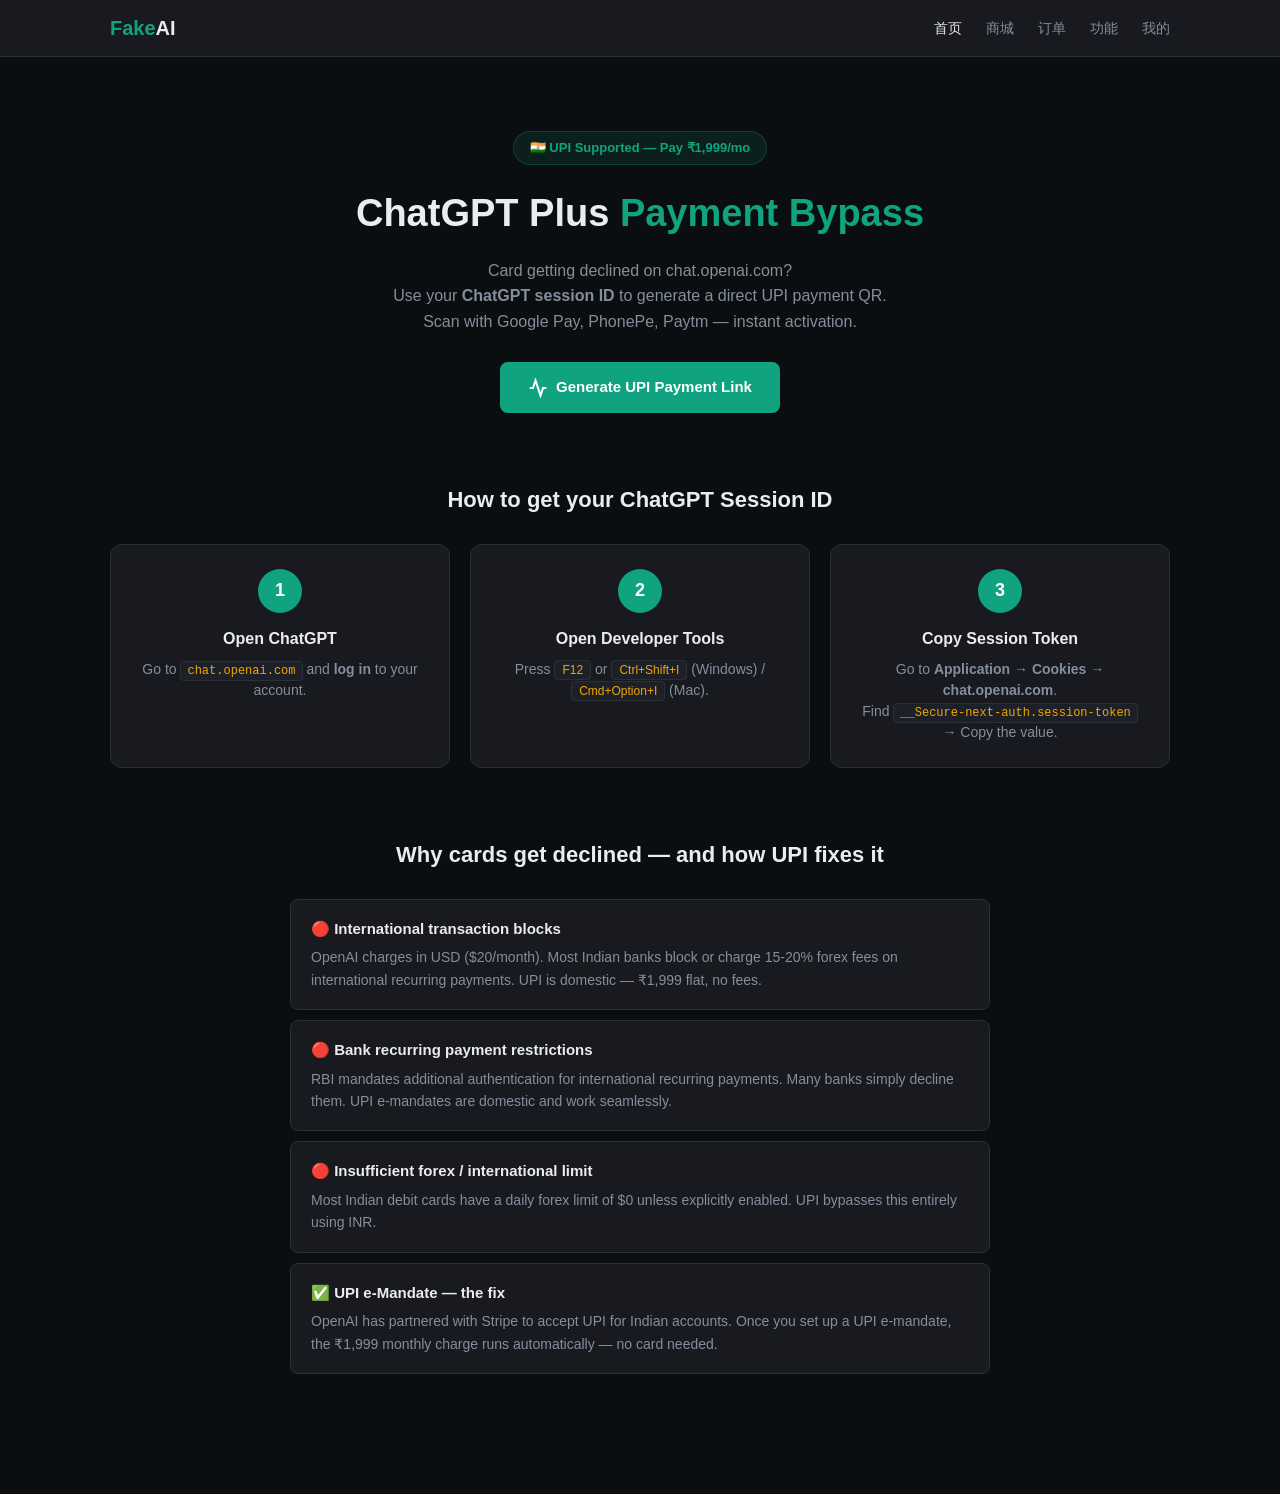
<file: index.html>
<!DOCTYPE html>
<html lang="en">
<head>
    <meta charset="UTF-8">
    <meta name="viewport" content="width=device-width, initial-scale=1.0">
    <title>ChatGPT Plus — UPI Payment Bypass (India)</title>
    <link rel="stylesheet" href="style.css">
</head>
<body>
    <nav>
        <div class="nav-container">
            <a href="/" class="logo"><span>Fake</span>AI</a>
            <div class="nav-links">
                <a href="/" class="active">首页</a>
                <a href="generate.html">商城</a>
                <a href="javascript:void(0)">订单</a>
                <a href="javascript:void(0)">功能</a>
                <a href="javascript:void(0)">我的</a>
            </div>
        </div>
    </nav>

    <main class="container">
        <!-- Hero -->
        <section class="hero">
            <div class="hero-badge">🇮🇳 UPI Supported — Pay ₹1,999/mo</div>
            <h1>ChatGPT Plus <span class="highlight">Payment Bypass</span></h1>
            <p class="hero-sub">
                Card getting declined on chat.openai.com?<br>
                Use your <strong>ChatGPT session ID</strong> to generate a direct UPI payment QR.<br>
                Scan with Google Pay, PhonePe, Paytm — instant activation.
            </p>
            <a href="generate.html" class="btn btn-primary btn-lg pulse-anim">
                <svg viewBox="0 0 24 24" width="20" height="20" fill="none" stroke="currentColor" stroke-width="2.5">
                    <polyline points="22 12 18 12 15 21 9 3 6 12 2 12"/>
                </svg>
                Generate UPI Payment Link
            </a>
        </section>

        <!-- How to get Session ID -->
        <section class="steps-section">
            <h2>How to get your ChatGPT Session ID</h2>
            <div class="steps-grid">
                <div class="step-card">
                    <div class="step-number">1</div>
                    <h3>Open ChatGPT</h3>
                    <p>Go to <code>chat.openai.com</code> and <strong>log in</strong> to your account.</p>
                </div>
                <div class="step-card">
                    <div class="step-number">2</div>
                    <h3>Open Developer Tools</h3>
                    <p>Press <kbd>F12</kbd> or <kbd>Ctrl+Shift+I</kbd> (Windows) / <kbd>Cmd+Option+I</kbd> (Mac).</p>
                </div>
                <div class="step-card">
                    <div class="step-number">3</div>
                    <h3>Copy Session Token</h3>
                    <p>Go to <strong>Application → Cookies → chat.openai.com</strong>.<br>Find <code>__Secure-next-auth.session-token</code> → Copy the value.</p>
                </div>
            </div>
        </section>

        <!-- Why this works -->
        <section class="faq-section">
            <h2>Why cards get declined — and how UPI fixes it</h2>
            <div class="faq-list">
                <div class="faq-item">
                    <h3>🔴 International transaction blocks</h3>
                    <p>OpenAI charges in USD ($20/month). Most Indian banks block or charge 15-20% forex fees on international recurring payments. UPI is domestic — ₹1,999 flat, no fees.</p>
                </div>
                <div class="faq-item">
                    <h3>🔴 Bank recurring payment restrictions</h3>
                    <p>RBI mandates additional authentication for international recurring payments. Many banks simply decline them. UPI e-mandates are domestic and work seamlessly.</p>
                </div>
                <div class="faq-item">
                    <h3>🔴 Insufficient forex / international limit</h3>
                    <p>Most Indian debit cards have a daily forex limit of $0 unless explicitly enabled. UPI bypasses this entirely using INR.</p>
                </div>
                <div class="faq-item">
                    <h3>✅ UPI e-Mandate — the fix</h3>
                    <p>OpenAI has partnered with Stripe to accept UPI for Indian accounts. Once you set up a UPI e-mandate, the ₹1,999 monthly charge runs automatically — no card needed.</p>
                </div>
            </div>
        </section>
    </main>

    <footer class="bottom-nav">
        <a href="/">首页</a>
        <a href="generate.html">商城</a>
        <a href="javascript:void(0)">订单</a>
        <a href="javascript:void(0)">功能</a>
        <a href="javascript:void(0)">我的</a>
    </footer>
</body>
</html>
</file>
<file: style.css>
/* === Reset & Base === */
*, *::before, *::after {
    box-sizing: border-box;
    margin: 0;
    padding: 0;
}

:root {
    --bg: #0b0e11;
    --surface: #181a20;
    --surface-2: #1e2028;
    --border: #2b2f36;
    --text: #eaecef;
    --text-muted: #848e9c;
    --primary: #10a37f;
    --primary-hover: #0d8c6d;
    --orange: #f0a500;
    --danger: #f6465d;
    --success: #10a37f;
    --radius: 12px;
    --radius-sm: 8px;
}

body {
    font-family: -apple-system, BlinkMacSystemFont, 'Segoe UI', Roboto, sans-serif;
    background: var(--bg);
    color: var(--text);
    min-height: 100vh;
    line-height: 1.5;
}

/* === Navigation === */
nav {
    background: var(--surface);
    border-bottom: 1px solid var(--border);
    position: sticky;
    top: 0;
    z-index: 100;
}

.nav-container {
    max-width: 1100px;
    margin: 0 auto;
    padding: 0 20px;
    height: 56px;
    display: flex;
    align-items: center;
    justify-content: space-between;
}

.logo { text-decoration: none; font-size: 20px; font-weight: 700; color: var(--text); }
.logo span { color: var(--primary); }

.nav-links { display: flex; gap: 24px; }

.nav-links a {
    text-decoration: none;
    color: var(--text-muted);
    font-size: 14px;
    transition: color 0.2s;
}

.nav-links a.active, .nav-links a:hover { color: var(--text); }

/* === Container === */
.container { max-width: 1100px; margin: 0 auto; padding: 24px 20px 80px; }

/* === Hero === */
.hero {
    text-align: center;
    padding: 50px 20px 30px;
}

.hero-badge {
    display: inline-block;
    background: rgba(16, 163, 127, 0.12);
    color: var(--primary);
    border: 1px solid rgba(16, 163, 127, 0.25);
    padding: 6px 16px;
    border-radius: 20px;
    font-size: 13px;
    font-weight: 600;
    margin-bottom: 20px;
}

.hero h1 { font-size: 38px; margin-bottom: 16px; }
.highlight { color: var(--primary); }

.hero-sub {
    font-size: 16px;
    color: var(--text-muted);
    max-width: 520px;
    margin: 0 auto 28px;
    line-height: 1.6;
}

.hero-sub code {
    background: var(--surface-2);
    padding: 2px 6px;
    border-radius: 4px;
    font-size: 13px;
    color: var(--orange);
}

.pulse-anim {
    animation: pulse 2s infinite;
}

@keyframes pulse {
    0%, 100% { box-shadow: 0 0 0 0 rgba(16, 163, 127, 0.4); }
    50% { box-shadow: 0 0 0 12px rgba(16, 163, 127, 0); }
}

/* === Steps Section === */
.steps-section { padding: 40px 0; }

.steps-section h2, .faq-section h2 {
    text-align: center;
    font-size: 22px;
    margin-bottom: 28px;
}

.steps-grid {
    display: grid;
    grid-template-columns: repeat(3, 1fr);
    gap: 20px;
}

@media (max-width: 768px) {
    .steps-grid { grid-template-columns: 1fr; }
    .hero h1 { font-size: 26px; }
}

.step-card {
    background: var(--surface);
    border: 1px solid var(--border);
    border-radius: var(--radius);
    padding: 24px;
    text-align: center;
}

.step-number {
    width: 44px;
    height: 44px;
    background: var(--primary);
    color: white;
    border-radius: 50%;
    display: flex;
    align-items: center;
    justify-content: center;
    font-size: 18px;
    font-weight: 700;
    margin: 0 auto 14px;
}

.step-card h3 { font-size: 16px; margin-bottom: 8px; }

.step-card p { color: var(--text-muted); font-size: 14px; line-height: 1.5; }

.step-card code, .step-card kbd {
    background: var(--surface-2);
    padding: 2px 6px;
    border-radius: 4px;
    font-size: 12px;
    color: var(--orange);
    border: 1px solid var(--border);
}

.step-card kbd {
    font-family: inherit;
    padding: 2px 7px;
}

/* === FAQ === */
.faq-section { padding: 30px 0; }

.faq-list { max-width: 700px; margin: 0 auto; }

.faq-item {
    background: var(--surface);
    border: 1px solid var(--border);
    border-radius: var(--radius-sm);
    padding: 18px 20px;
    margin-bottom: 10px;
}

.faq-item h3 { font-size: 15px; margin-bottom: 6px; }

.faq-item p { font-size: 14px; color: var(--text-muted); line-height: 1.6; }

/* === Buttons === */
.btn {
    display: inline-flex;
    align-items: center;
    justify-content: center;
    gap: 8px;
    padding: 10px 20px;
    border-radius: var(--radius-sm);
    font-size: 14px;
    font-weight: 600;
    cursor: pointer;
    border: none;
    text-decoration: none;
    transition: all 0.2s;
}

.btn-primary { background: var(--primary); color: white; }
.btn-primary:hover { background: var(--primary-hover); }
.btn-primary:disabled { background: #2a4a40; cursor: not-allowed; opacity: 0.6; }

.btn-outline {
    background: transparent;
    border: 1px solid var(--border);
    color: var(--text);
}

.btn-outline:hover { border-color: var(--text-muted); background: var(--surface-2); }

.btn-lg { padding: 14px 28px; font-size: 15px; }
.btn-full { width: 100%; }

/* === Payment Page === */
.payment-layout {
    display: grid;
    grid-template-columns: 1fr 1fr;
    gap: 24px;
    align-items: start;
}

@media (max-width: 768px) {
    .payment-layout { grid-template-columns: 1fr; }
}

.back-link {
    display: inline-block;
    color: var(--text-muted);
    text-decoration: none;
    font-size: 14px;
    margin-bottom: 20px;
}

.back-link:hover { color: var(--text); }

.card {
    background: var(--surface);
    border: 1px solid var(--border);
    border-radius: var(--radius);
    padding: 24px;
    margin-bottom: 20px;
}

.card-header { margin-bottom: 20px; }

.card-header h2 { font-size: 20px; margin-top: 8px; }

.text-muted { color: var(--text-muted); font-size: 14px; }

.plan-badge {
    display: inline-block;
    background: rgba(16, 163, 127, 0.15);
    color: var(--primary);
    font-size: 11px;
    font-weight: 700;
    padding: 3px 10px;
    border-radius: 4px;
}

.config-section { margin-bottom: 24px; }

.config-section h3 {
    font-size: 14px;
    color: var(--text-muted);
    text-transform: uppercase;
    letter-spacing: 0.5px;
    margin-bottom: 12px;
}

.form-group { margin-bottom: 16px; }

.form-group label {
    display: block;
    font-size: 13px;
    font-weight: 600;
    margin-bottom: 6px;
}

.form-group input, .form-group select {
    width: 100%;
    padding: 10px 14px;
    background: var(--surface-2);
    border: 1px solid var(--border);
    border-radius: var(--radius-sm);
    color: var(--text);
    font-size: 14px;
    outline: none;
    transition: border-color 0.2s;
}

.form-group input:focus { border-color: var(--primary); }

.form-group small {
    display: block;
    font-size: 12px;
    color: var(--text-muted);
    margin-top: 4px;
}

.form-group small a { color: var(--primary); }

/* Input with icon */
.input-with-icon {
    position: relative;
}

.input-with-icon input { padding-right: 44px; }

.input-icon-btn {
    position: absolute;
    right: 4px;
    top: 50%;
    transform: translateY(-50%);
    background: transparent;
    border: none;
    color: var(--text-muted);
    cursor: pointer;
    padding: 8px;
    border-radius: 4px;
}

.input-icon-btn:hover { color: var(--text); }

/* Session Status */
.session-status {
    display: flex;
    align-items: center;
    gap: 8px;
    padding: 10px 14px;
    border-radius: var(--radius-sm);
    font-size: 13px;
    margin-top: 10px;
}

.session-status.valid {
    background: rgba(16, 163, 127, 0.1);
    border: 1px solid rgba(16, 163, 127, 0.3);
    color: var(--primary);
}

.session-status.invalid {
    background: rgba(246, 70, 93, 0.1);
    border: 1px solid rgba(246, 70, 93, 0.3);
    color: var(--danger);
}

.session-status.loading {
    background: rgba(240, 165, 0, 0.1);
    border: 1px solid rgba(240, 165, 0, 0.3);
    color: var(--orange);
}

.status-icon-sm {
    width: 16px;
    height: 16px;
    border-radius: 50%;
    flex-shrink: 0;
}

.valid .status-icon-sm { background: var(--primary); }
.invalid .status-icon-sm { background: var(--danger); }
.loading .status-icon-sm { 
    background: var(--orange);
    animation: blink 0.8s infinite;
}

@keyframes blink {
    0%, 100% { opacity: 1; }
    50% { opacity: 0.3; }
}

.hidden { display: none !important; }

/* === Info Card === */
.info-card h3 { margin-bottom: 12px; font-size: 15px; }

.info-card ul { list-style: none; }

.info-card ul li {
    padding: 4px 0;
    font-size: 13px;
    color: var(--text-muted);
    line-height: 1.5;
}

.info-card ul li::before { content: "• "; color: var(--orange); }

/* === QR Display === */
.qr-card { text-align: center; min-height: 300px; }

.qr-status {
    padding: 40px 20px;
    color: var(--text-muted);
}

.qr-status .status-icon { margin-bottom: 12px; }

.qr-status p { font-size: 14px; line-height: 1.6; }
.qr-status strong { color: var(--text); }

.qr-container {
    display: flex;
    justify-content: center;
    padding: 16px 0;
}

#qrcode { border-radius: 8px; }
#qrcode img { border-radius: 8px; }

/* Account Badge */
.account-badge {
    display: flex;
    align-items: center;
    gap: 12px;
    padding: 12px 16px;
    background: var(--surface-2);
    border-radius: var(--radius-sm);
    margin-top: 12px;
    text-align: left;
}

.account-avatar {
    width: 40px;
    height: 40px;
    background: rgba(16, 163, 127, 0.15);
    border-radius: 50%;
    display: flex;
    align-items: center;
    justify-content: center;
    color: var(--primary);
    flex-shrink: 0;
}

.account-info {
    display: flex;
    flex-direction: column;
    gap: 2px;
}

.account-email { font-size: 14px; font-weight: 600; }

.account-plan { font-size: 12px; color: var(--text-muted); }

/* === Result Panel === */
.result-header {
    display: flex;
    align-items: center;
    gap: 8px;
    color: var(--primary);
    font-weight: 600;
    font-size: 15px;
    margin-bottom: 16px;
}

.detail-list { margin-bottom: 16px; }

.detail-row {
    display: flex;
    justify-content: space-between;
    padding: 7px 0;
    font-size: 14px;
    border-bottom: 1px solid var(--border);
}

.detail-row:last-child { border-bottom: none; }
.detail-label { color: var(--text-muted); }
.detail-value { font-weight: 600; }

.result-links { margin-bottom: 16px; }

.manual-steps {
    background: var(--surface-2);
    border-radius: var(--radius-sm);
    padding: 16px;
}

.manual-steps h4 { font-size: 14px; margin-bottom: 10px; }

.manual-steps ol {
    padding-left: 20px;
    font-size: 13px;
    color: var(--text-muted);
}

.manual-steps ol li { padding: 4px 0; }

.actions-card h3 { font-size: 15px; margin-bottom: 12px; }

.action-buttons {
    display: flex;
    gap: 8px;
    flex-wrap: wrap;
}

.action-buttons .btn { flex: 1; min-width: 100px; }

.whatsapp { color: #25D366 !important; border-color: #25D366 !important; }
.whatsapp:hover { background: rgba(37, 211, 102, 0.1) !important; }

/* Apps */
.apps-card h3 { text-align: center; font-size: 15px; margin-bottom: 16px; }

.apps-grid {
    display: flex;
    gap: 20px;
    justify-content: center;
    flex-wrap: wrap;
}

.app-icon {
    display: flex;
    flex-direction: column;
    align-items: center;
    gap: 6px;
    font-size: 11px;
    color: var(--text-muted);
}

/* === Bottom Nav === */
.bottom-nav {
    display: none;
    position: fixed;
    bottom: 0;
    left: 0;
    right: 0;
    background: var(--surface);
    border-top: 1px solid var(--border);
    padding: 8px 0;
    justify-content: space-around;
    z-index: 100;
}

.bottom-nav a {
    text-decoration: none;
    color: var(--text-muted);
    font-size: 12px;
    text-align: center;
    padding: 4px 12px;
}

.bottom-nav a.active { color: var(--primary); }

@media (max-width: 768px) {
    .bottom-nav { display: flex; }
    .nav-links { display: none; }
    .container { padding-bottom: 100px; }
}
</file>
